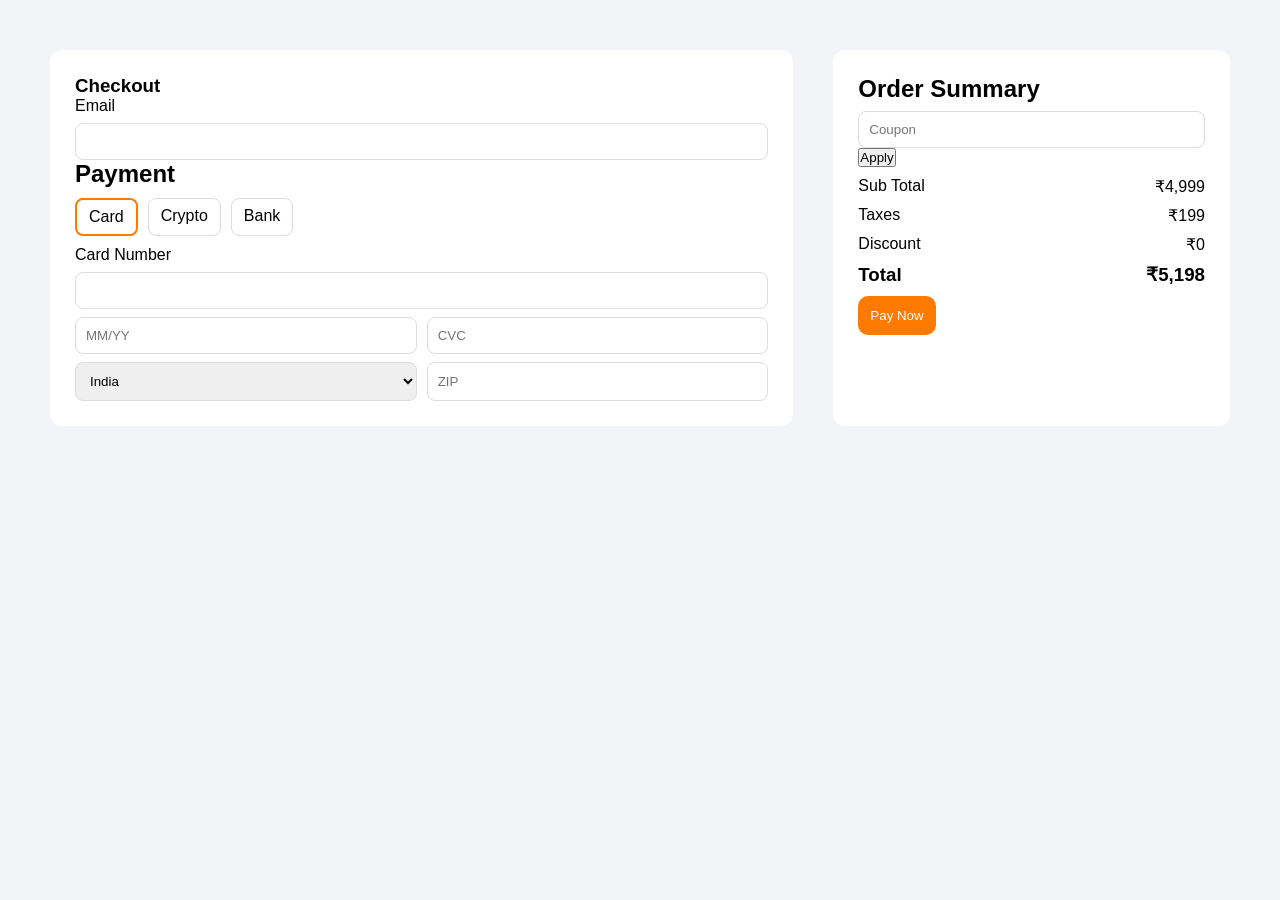
<file: payment.html>
<!DOCTYPE html>
<html>
<head>
<title>Checkout</title>
<link rel="stylesheet" href="style.css">
</head>

<body>

<section class="checkout-container">

<div class="checkout-left">

<h3>Checkout</h3>

<label>Email</label>
<input type="email">

<h2>Payment</h2>

<div class="methods">
<div class="method active">Card</div>
<div class="method">Crypto</div>
<div class="method">Bank</div>
</div>

<label>Card Number</label>
<input>

<div class="row">
<input placeholder="MM/YY">
<input placeholder="CVC">
</div>

<div class="row">
<select><option>India</option></select>
<input placeholder="ZIP">
</div>

</div>

<div class="checkout-right">

<h2>Order Summary</h2>

<input placeholder="Coupon">
<button>Apply</button>

<div class="summary">
<p>Sub Total <span>₹4,999</span></p>
<p>Taxes <span>₹199</span></p>
<p>Discount <span>₹0</span></p>
<h3>Total <span>₹5,198</span></h3>
</div>

<button class="pay-btn" onclick="pay()">Pay Now</button>

</div>

</section>

<script>
function pay(){
alert("Payment Successful 🎉");
}
</script>

</body>
</html>
</file>
<file: style.css>
*{
  margin:0;
  padding:0;
  box-sizing:border-box;
  font-family: 'Segoe UI', sans-serif;
}

body{
  background:#f3f4f8;
}

/* NAVBAR */
.navbar{
  display:flex;
  justify-content:space-between;
  align-items:center;
  padding:15px 60px;
  background:white;
  border-bottom:1px solid #eee;
}

.logo{
  font-size:20px;
  font-weight:600;
}
.logo span{ color:#ff7a00; }

.nav-links{
  display:flex;
  gap:25px;
}
.nav-links a{
  text-decoration:none;
  color:#555;
}

.nav-icons{
  display:flex;
  gap:15px;
  align-items:center;
}
.search{
  padding:6px 10px;
  border-radius:20px;
  border:1px solid #ddd;
}
.profile{
  width:32px;
  border-radius:50%;
}

/* HERO */
.hero{
  display:flex;
  align-items:center;
  padding:60px;
  background:white;
}
.hero-left{ flex:1; }
.hero-left h1{ font-size:48px; }
.hero-left span{ color:#ff7a00; }
.hero-left p{ margin:15px 0; color:#777; }

.hero-left button{
  padding:12px 25px;
  border:none;
  border-radius:25px;
  background:black;
  color:white;
  cursor:pointer;
}

.hero-right img{ width:420px; }

/* SERVICES */
.services{
  display:flex;
  justify-content:space-around;
  background:#ff7a00;
  color:white;
  padding:20px;
}

/* PRODUCT */
.product-container{
  display:flex;
  gap:50px;
  padding:40px 60px;
  background:white;
}
.product-left img{ width:400px; }

.product-right{
  display:flex;
  flex-direction:column;
  gap:15px;
}
.price{
  font-size:28px;
  color:#2a7be4;
  font-weight:bold;
}
.offer{ color:green; }

.cart-btn, .pay-btn{
  background:#ff7a00;
  color:white;
  padding:12px;
  border:none;
  border-radius:10px;
  cursor:pointer;
}

/* GALLERY */
.gallery{
  display:flex;
  gap:10px;
  padding:20px 60px;
}
.gallery img{ width:100px; }

/* CART */
.cart-container{
  display:flex;
  gap:40px;
  padding:50px;
}
.cart-left,.cart-right{
  background:white;
  padding:25px;
  border-radius:12px;
}
.cart-left{ flex:2; }
.cart-right{ flex:1; }

.summary p, .summary h3{
  display:flex;
  justify-content:space-between;
  margin:10px 0;
}

/* CHECKOUT */
.checkout-container{
  display:flex;
  gap:40px;
  padding:50px;
}
.checkout-left,.checkout-right{
  background:white;
  padding:25px;
  border-radius:12px;
}
.checkout-left{ flex:2; }
.checkout-right{ flex:1; }

input,select{
  width:100%;
  padding:10px;
  margin-top:8px;
  border:1px solid #ddd;
  border-radius:8px;
}

.row{
  display:flex;
  gap:10px;
}

.methods{
  display:flex;
  gap:10px;
  margin:10px 0;
}
.method{
  padding:8px 12px;
  border:1px solid #ddd;
  border-radius:8px;
}
.method.active{
  border:2px solid #ff7a00;
}
</file>
